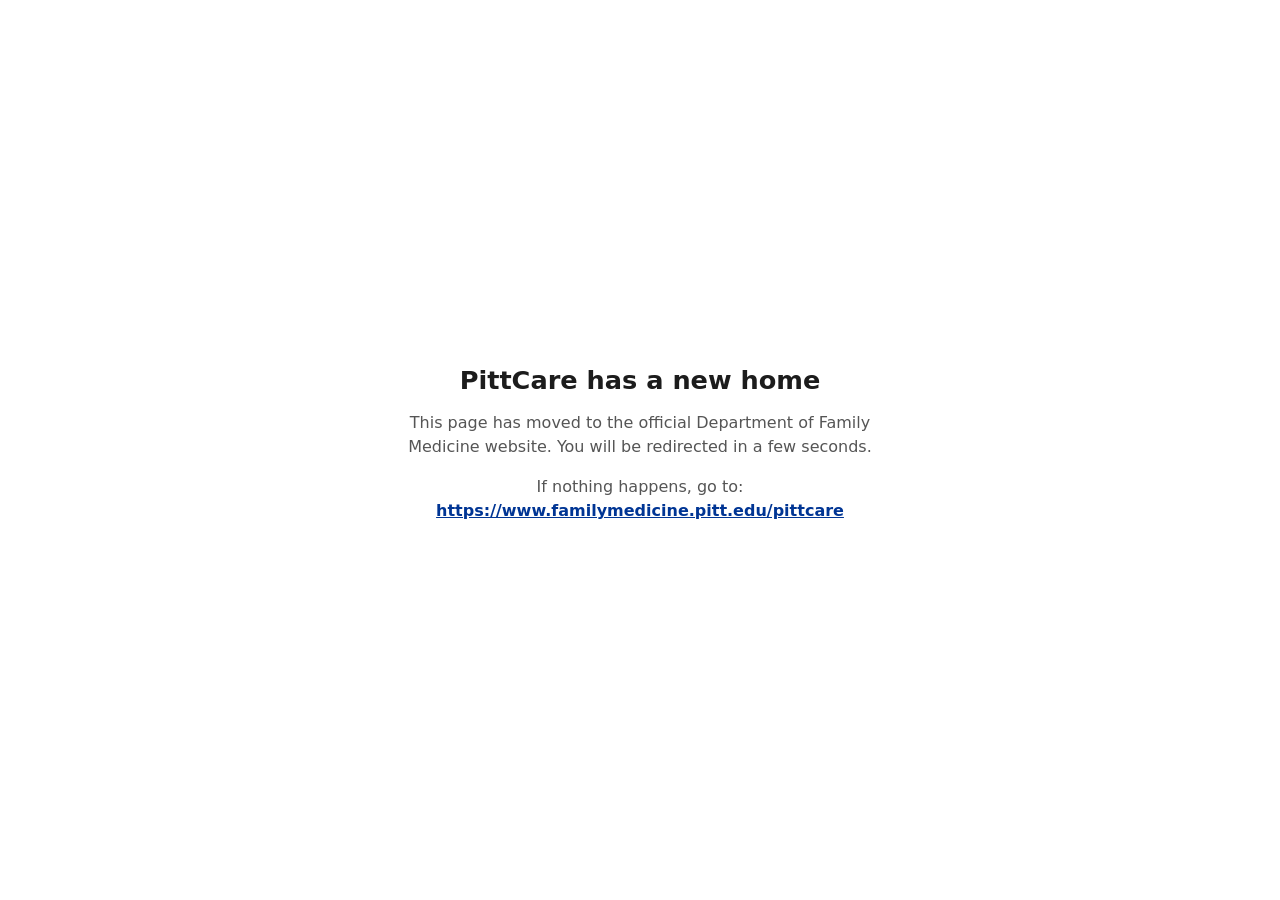
<file: index.html>
<!DOCTYPE html>
<html lang="en">
<head>
  <meta charset="utf-8">
  <meta name="viewport" content="width=device-width, initial-scale=1">
  <title>PittCare has moved</title>

  <!-- Automatic redirect after 3 seconds (works without JavaScript) -->
  <meta http-equiv="refresh" content="3; url=https://www.familymedicine.pitt.edu/pittcare">
  <!-- Tells search engines the official page is the canonical one -->
  <link rel="canonical" href="https://www.familymedicine.pitt.edu/pittcare">

  <style>
    :root {
      --bg: #ffffff;
      --text: #1c1c1c;
      --muted: #555555;
      --link: #003594;
    }
    @media (prefers-color-scheme: dark) {
      :root {
        --bg: #14161a;
        --text: #f0f0f0;
        --muted: #b0b4ba;
        --link: #8fb3ff;
      }
    }
    body {
      margin: 0;
      min-height: 100vh;
      display: grid;
      place-items: center;
      background: var(--bg);
      color: var(--text);
      font-family: system-ui, -apple-system, "Segoe UI", Roboto, sans-serif;
      line-height: 1.5;
    }
    main { max-width: 32rem; padding: 2rem; text-align: center; }
    h1 { font-size: 1.6rem; margin: 0 0 0.75rem; }
    p { color: var(--muted); margin: 0 0 1rem; }
    a { color: var(--link); font-weight: 600; word-break: break-all; }
  </style>
</head>
<body>
  <main>
    <h1>PittCare has a new home</h1>
    <p>This page has moved to the official Department of Family Medicine website. You will be redirected in a few seconds.</p>
    <p>If nothing happens, go to:<br>
      <a href="https://www.familymedicine.pitt.edu/pittcare">https://www.familymedicine.pitt.edu/pittcare</a>
    </p>
  </main>

  <script>
    // Faster redirect for browsers with JavaScript enabled
    setTimeout(function () {
      window.location.replace("https://www.familymedicine.pitt.edu/pittcare");
    }, 1500);
  </script>
</body>
</html>
</file>
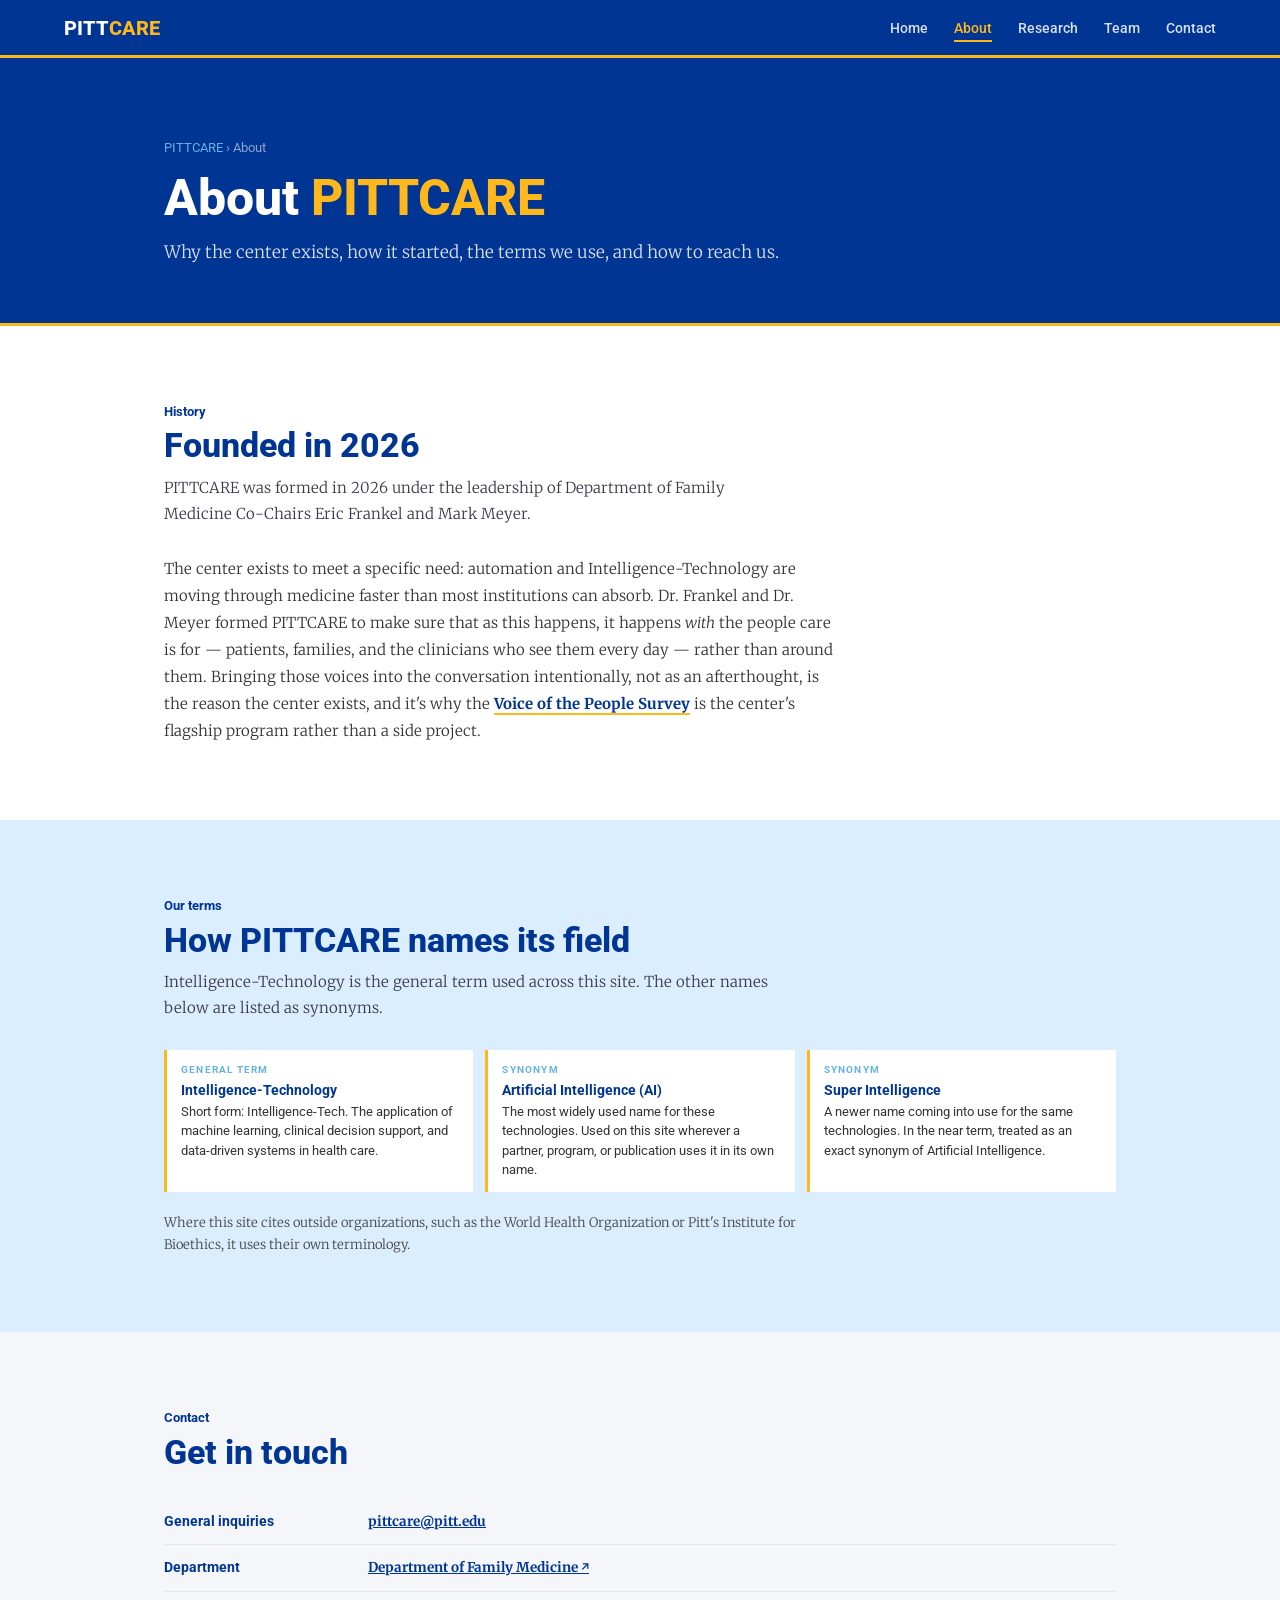
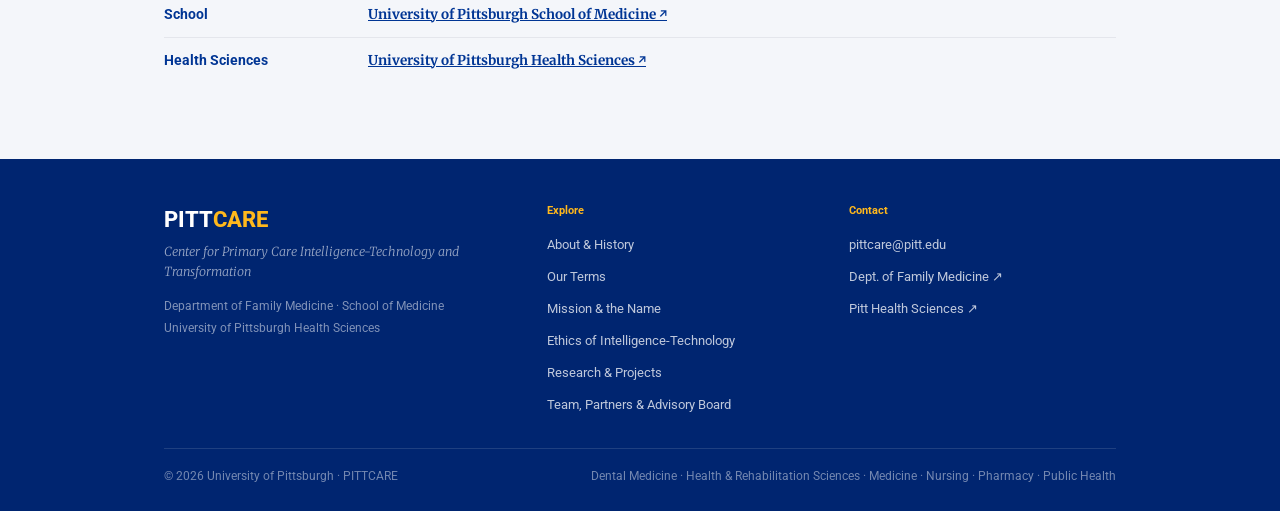
<file: about.html>
<!DOCTYPE html>
<html lang="en">
<head>
<meta charset="UTF-8">
<meta name="viewport" content="width=device-width, initial-scale=1.0">
<title>About — PITTCARE</title>
<meta name="description" content="The history behind PITTCARE, the terms it uses, and how to get in touch.">
<link rel="preconnect" href="https://fonts.googleapis.com">
<link rel="preconnect" href="https://fonts.gstatic.com" crossorigin>
<link href="https://fonts.googleapis.com/css2?family=Merriweather:ital,wght@0,300;0,400;0,700;1,300&family=Roboto:wght@400;500;700;800&display=swap" rel="stylesheet">
<link rel="stylesheet" href="styles.css">
</head>
<body data-page="about">

<div id="site-nav"></div>

<header class="hero">
  <div class="wrap">
    <div class="eyebrow-link"><a href="index.html">PITTCARE</a> › About</div>
    <h1>About <span>PITTCARE</span></h1>
    <p>Why the center exists, how it started, the terms we use, and how to reach us.</p>
  </div>
</header>

<!-- ── History ──────────────────────────────────────────────────── -->
<section class="section" id="history">
  <div class="wrap">
    <div class="section-head">
      <p class="kicker" style="color:var(--royal);">History</p>
      <h2>Founded in 2026</h2>
      <p class="lead">PITTCARE was formed in 2026 under the leadership of Department of Family Medicine Co-Chairs Eric Frankel and Mark Meyer.</p>
    </div>
    <p style="font-family:var(--font-serif); font-weight:300; font-size:15px; line-height:1.8; color:#333; max-width:680px;">
      The center exists to meet a specific need: automation and Intelligence-Technology are moving through medicine faster than most institutions can absorb. Dr. Frankel and Dr. Meyer formed PITTCARE to make sure that as this happens, it happens <em>with</em> the people care is for — patients, families, and the clinicians who see them every day — rather than around them. Bringing those voices into the conversation intentionally, not as an afterthought, is the reason the center exists, and it's why the <a href="index.html#vop" style="color:var(--royal); font-weight:700; border-bottom:2px solid var(--gold); text-decoration:none;">Voice of the People Survey</a> is the center's flagship program rather than a side project.
    </p>
  </div>
</section>

<!-- ── Our terms (lexicon) ──────────────────────────────────────── -->
<section class="section bg-sky" id="lexicon">
  <div class="wrap">
    <div class="section-head">
      <p class="kicker" style="color:var(--royal);">Our terms</p>
      <h2>How PITTCARE names its field</h2>
      <p class="lead">Intelligence-Technology is the general term used across this site. The other names below are listed as synonyms.</p>
    </div>
    <div class="chip-grid fade-in">
      <div class="chip"><em>General term</em><b>Intelligence-Technology</b>Short form: Intelligence-Tech. The application of machine learning, clinical decision support, and data-driven systems in health care.</div>
      <div class="chip"><em>Synonym</em><b>Artificial Intelligence (AI)</b>The most widely used name for these technologies. Used on this site wherever a partner, program, or publication uses it in its own name.</div>
      <div class="chip"><em>Synonym</em><b>Super Intelligence</b>A newer name coming into use for the same technologies. In the near term, treated as an exact synonym of Artificial Intelligence.</div>
    </div>
    <p style="font-family:var(--font-serif); font-weight:300; font-size:13px; line-height:1.7; color:#444; max-width:680px; margin-top:20px;">Where this site cites outside organizations, such as the World Health Organization or Pitt's Institute for Bioethics, it uses their own terminology.</p>
  </div>
</section>

<!-- ── Contact ──────────────────────────────────────────────────── -->
<section class="section bg-light" id="contact-page">
  <div class="wrap">
    <div class="section-head">
      <p class="kicker" style="color:var(--royal);">Contact</p>
      <h2>Get in touch</h2>
    </div>
    <div class="strip-list fade-in">
      <div class="strip-item"><b>General inquiries</b><span><a href="mailto:pittcare@pitt.edu" style="color:var(--royal); font-weight:700;">pittcare@pitt.edu</a></span></div>
      <div class="strip-item"><b>Department</b><span><a href="https://www.familymedicine.pitt.edu" target="_blank" rel="noopener" style="color:var(--royal); font-weight:700;">Department of Family Medicine ↗</a></span></div>
      <div class="strip-item"><b>School</b><span><a href="https://www.medschool.pitt.edu" target="_blank" rel="noopener" style="color:var(--royal); font-weight:700;">University of Pittsburgh School of Medicine ↗</a></span></div>
      <div class="strip-item"><b>Health Sciences</b><span><a href="https://www.healthsciences.pitt.edu" target="_blank" rel="noopener" style="color:var(--royal); font-weight:700;">University of Pittsburgh Health Sciences ↗</a></span></div>
    </div>
  </div>
</section>

<div id="site-footer"></div>
<script src="site.js"></script>
</body>
</html>
</file>
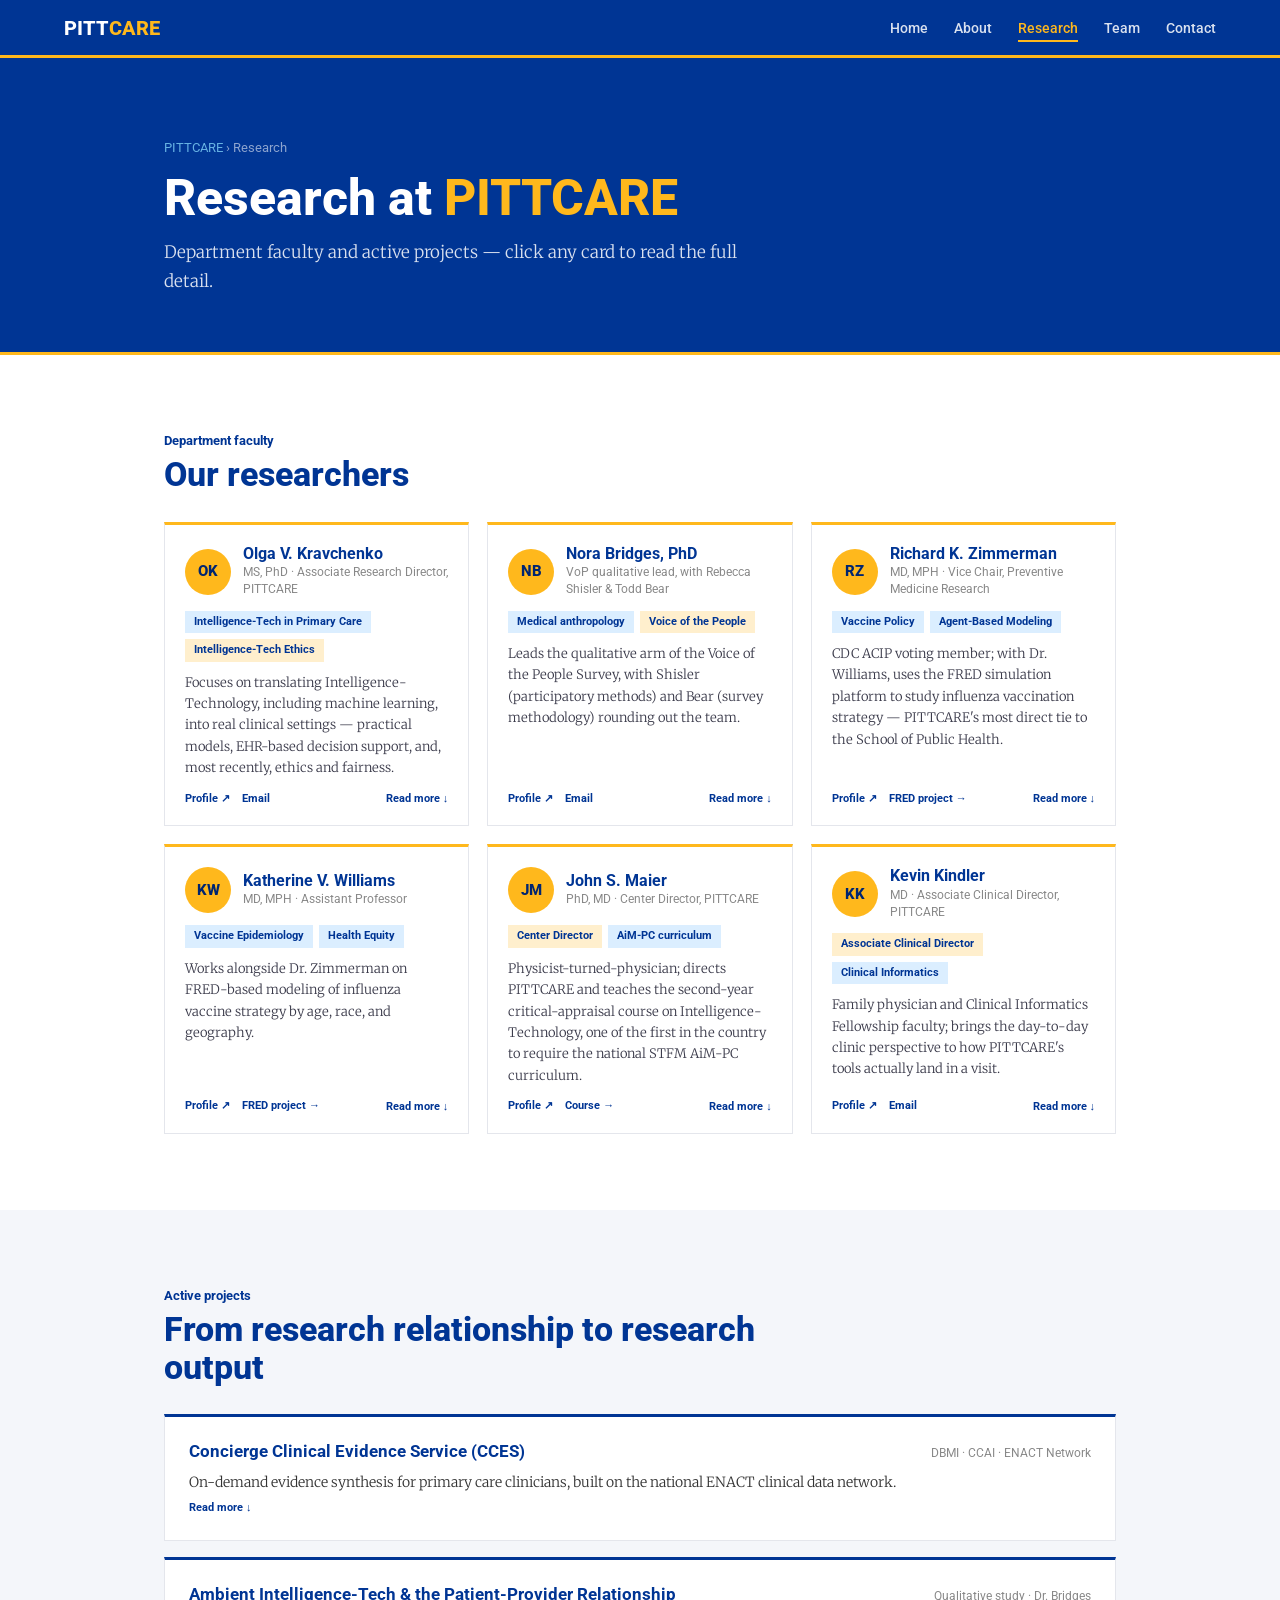
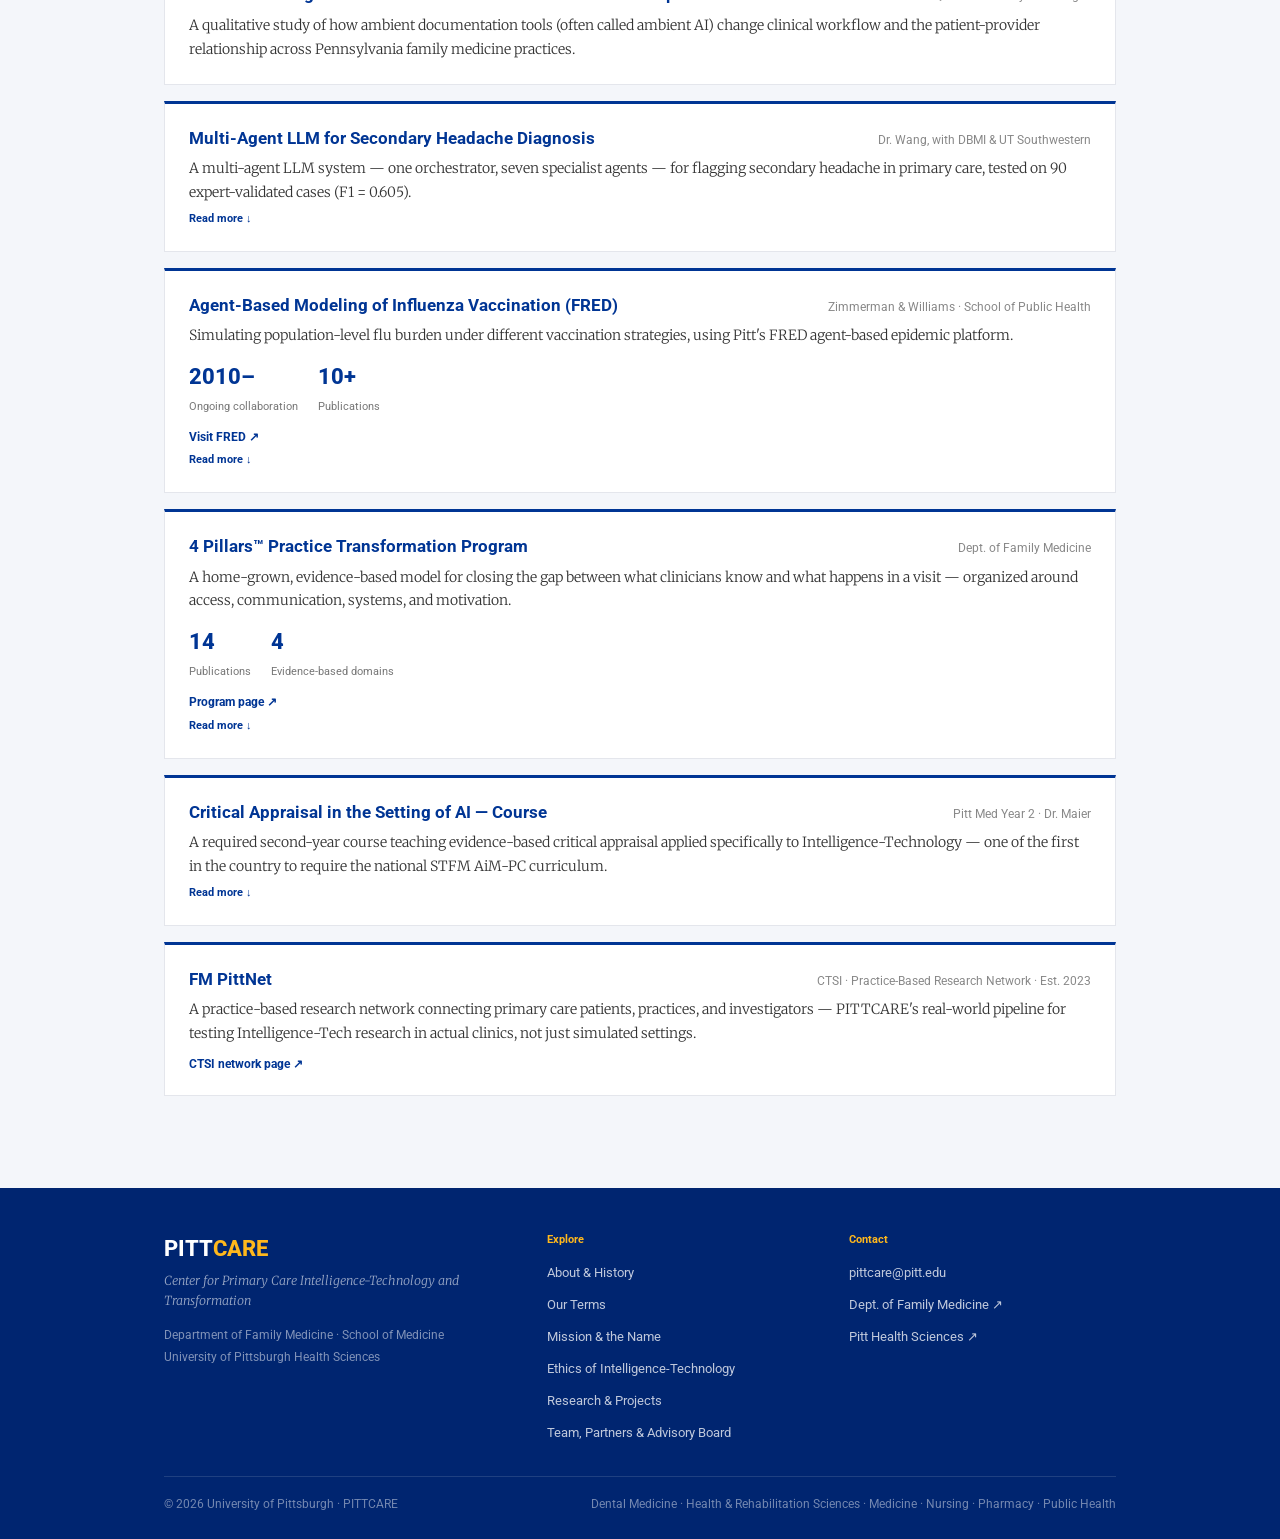
<file: research.html>
<!DOCTYPE html>
<html lang="en">
<head>
<meta charset="UTF-8">
<meta name="viewport" content="width=device-width, initial-scale=1.0">
<title>Research — PITTCARE</title>
<meta name="description" content="PITTCARE research faculty and active projects in Intelligence-Technology for primary care.">
<link rel="preconnect" href="https://fonts.googleapis.com">
<link rel="preconnect" href="https://fonts.gstatic.com" crossorigin>
<link href="https://fonts.googleapis.com/css2?family=Merriweather:ital,wght@0,300;0,400;0,700;1,300&family=Roboto:wght@400;500;700;800&display=swap" rel="stylesheet">
<link rel="stylesheet" href="styles.css">
</head>
<body data-page="research">

<div id="site-nav"></div>

<header class="hero">
  <div class="wrap">
    <div class="eyebrow-link"><a href="index.html">PITTCARE</a> › Research</div>
    <h1>Research at <span>PITTCARE</span></h1>
    <p>Department faculty and active projects — click any card to read the full detail.</p>
  </div>
</header>

<!-- ── Faculty ──────────────────────────────────────────────────── -->
<section class="section" id="faculty">
  <div class="wrap">
    <div class="section-head">
      <p class="kicker" style="color:var(--royal);">Department faculty</p>
      <h2>Our researchers</h2>
    </div>

    <div class="person-grid fade-in">

      <div class="pcard accent" id="kravchenko">
        <div class="pcard-top">
          <div class="pcard-avatar gold">OK</div>
          <div><div class="pcard-name">Olga V. Kravchenko</div><div class="pcard-cred">MS, PhD · Associate Research Director, PITTCARE</div></div>
        </div>
        <div class="pcard-tags"><span class="tag">Intelligence-Tech in Primary Care</span><span class="tag gold">Intelligence-Tech Ethics</span></div>
        <p class="pcard-bio">
          <span class="short">Focuses on translating Intelligence-Technology, including machine learning, into real clinical settings — practical models, EHR-based decision support, and, most recently, ethics and fairness.</span>
          <span class="full">Her research spans three areas: practical machine learning models translatable into family medicine and primary care; clinical decision-support tools that extract patient-specific context from EHRs; and translational work using large-scale datasets including N3C, All of Us, and the ENACT Network. Her most recent focus — the ethics of Intelligence-Technology — connects directly to the Voice of the People Survey. PhD in Chemistry, University of British Columbia; NLM postdoctoral fellowship at Pitt DBMI.</span>
        </p>
        <div class="pcard-bottom">
          <div class="pcard-links"><a href="https://www.familymedicine.pitt.edu/people/olga-v-kravchenko-ms-phd" target="_blank" rel="noopener">Profile ↗</a><a href="mailto:kravchen@pitt.edu">Email</a></div>
          <button class="expand-btn">Read more ↓</button>
        </div>
      </div>

      <div class="pcard accent" id="vop-team">
        <div class="pcard-top">
          <div class="pcard-avatar gold">NB</div>
          <div><div class="pcard-name">Nora Bridges, PhD</div><div class="pcard-cred">VoP qualitative lead, with Rebecca Shisler &amp; Todd Bear</div></div>
        </div>
        <div class="pcard-tags"><span class="tag">Medical anthropology</span><span class="tag gold">Voice of the People</span></div>
        <p class="pcard-bio">
          <span class="short">Leads the qualitative arm of the Voice of the People Survey, with Shisler (participatory methods) and Bear (survey methodology) rounding out the team.</span>
          <span class="full">Dr. Bridges is an applied medical anthropologist with 15+ years of community-engaged research experience, designing the structured interviews that keep patients and clinicians active partners in shaping PITTCARE's tools. She's currently studying how ambient Intelligence-Tech tools affect patient-provider relationships across Pennsylvania practices. Rebecca Shisler (MA, PhD candidate, Sociology) brings participatory-research design to the interview arm. Todd Bear, PhD, provides the statistical and sampling architecture — including BRFSS-model survey design — that keeps VoP results representative and replicable.</span>
        </p>
        <div class="pcard-bottom">
          <div class="pcard-links"><a href="https://www.familymedicine.pitt.edu/people/nora-bridges-phd" target="_blank" rel="noopener">Profile ↗</a><a href="mailto:nora.bridges@pitt.edu">Email</a></div>
          <button class="expand-btn">Read more ↓</button>
        </div>
      </div>

      <div class="pcard accent" id="zimmerman">
        <div class="pcard-top">
          <div class="pcard-avatar gold">RZ</div>
          <div><div class="pcard-name">Richard K. Zimmerman</div><div class="pcard-cred">MD, MPH · Vice Chair, Preventive Medicine Research</div></div>
        </div>
        <div class="pcard-tags"><span class="tag">Vaccine Policy</span><span class="tag">Agent-Based Modeling</span></div>
        <p class="pcard-bio">
          <span class="short">CDC ACIP voting member; with Dr. Williams, uses the FRED simulation platform to study influenza vaccination strategy — PITTCARE's most direct tie to the School of Public Health.</span>
          <span class="full">Dr. Zimmerman chaired ACIP's influenza and adult vaccination working groups. With Dr. Katherine Williams, he applies <a href="https://fred.publichealth.pitt.edu" target="_blank" rel="noopener" style="color:var(--royal); font-weight:700;">FRED</a> — an agent-based epidemic simulation platform from Pitt's Public Health Dynamics Laboratory — to study vaccine efficacy, dosing, and household transmission patterns. He practices at East Liberty Family Health Care Center, serving on its Quality Assurance and Ethics Committees, and is a driving force behind the department's <a href="#four-pillars" style="color:var(--royal); font-weight:700;">4 Pillars™ program</a>.</span>
        </p>
        <div class="pcard-bottom">
          <div class="pcard-links"><a href="https://www.familymedicine.pitt.edu/people/richard-k-zimmerman-md-mph-faafp-fidsa" target="_blank" rel="noopener">Profile ↗</a><a href="#fred-modeling">FRED project →</a></div>
          <button class="expand-btn">Read more ↓</button>
        </div>
      </div>

      <div class="pcard accent" id="williams">
        <div class="pcard-top">
          <div class="pcard-avatar gold">KW</div>
          <div><div class="pcard-name">Katherine V. Williams</div><div class="pcard-cred">MD, MPH · Assistant Professor</div></div>
        </div>
        <div class="pcard-tags"><span class="tag">Vaccine Epidemiology</span><span class="tag">Health Equity</span></div>
        <p class="pcard-bio">
          <span class="short">Works alongside Dr. Zimmerman on FRED-based modeling of influenza vaccine strategy by age, race, and geography.</span>
          <span class="full">Research Project Coordinator on CDC-funded influenza studies since 2019, and APTR representative on ACIP's adult RSV vaccine workgroup since 2022. Completed a DEI fellowship in Human-Centered Design to build rural vaccine-outreach strategy — work that echoes PITTCARE's own commitment to designing Intelligence-Tech with, not just for, the communities it serves.</span>
        </p>
        <div class="pcard-bottom">
          <div class="pcard-links"><a href="https://www.familymedicine.pitt.edu/people/katherine-williams-md-mph" target="_blank" rel="noopener">Profile ↗</a><a href="#fred-modeling">FRED project →</a></div>
          <button class="expand-btn">Read more ↓</button>
        </div>
      </div>

      <div class="pcard accent" id="maier">
        <div class="pcard-top">
          <div class="pcard-avatar gold">JM</div>
          <div><div class="pcard-name">John S. Maier</div><div class="pcard-cred">PhD, MD · Center Director, PITTCARE</div></div>
        </div>
        <div class="pcard-tags"><span class="tag gold">Center Director</span><span class="tag">AiM-PC curriculum</span></div>
        <p class="pcard-bio">
          <span class="short">Physicist-turned-physician; directs PITTCARE and teaches the second-year critical-appraisal course on Intelligence-Technology, one of the first in the country to require the national STFM AiM-PC curriculum.</span>
          <span class="full">PhD in Physics (UIUC) and MD; trained in Family Medicine at UPMC Shadyside, then spent nearly a decade as VP of Biomedical Research at ChemImage Corporation, co-inventing 41 patents in spectroscopic imaging. Returned to Pitt in 2011, and now directs Innovation and Strategic Initiatives for the department alongside leading PITTCARE. His translational arc — physics through industry back to academic medicine — shapes both his research and teaching.</span>
        </p>
        <div class="pcard-bottom">
          <div class="pcard-links"><a href="https://www.familymedicine.pitt.edu/people/john-s-maier-phd-md" target="_blank" rel="noopener">Profile ↗</a><a href="#critical-appraisal">Course →</a></div>
          <button class="expand-btn">Read more ↓</button>
        </div>
      </div>

      <div class="pcard accent" id="kindler">
        <div class="pcard-top">
          <div class="pcard-avatar gold">KK</div>
          <div><div class="pcard-name">Kevin Kindler</div><div class="pcard-cred">MD · Associate Clinical Director, PITTCARE</div></div>
        </div>
        <div class="pcard-tags"><span class="tag gold">Associate Clinical Director</span><span class="tag">Clinical Informatics</span></div>
        <p class="pcard-bio">
          <span class="short">Family physician and Clinical Informatics Fellowship faculty; brings the day-to-day clinic perspective to how PITTCARE's tools actually land in a visit.</span>
          <span class="full">Board-certified in family medicine; practices at Squirrel Hill Family Medicine, affiliated with UPMC Shadyside. Completed a Clinical Informatics Fellowship at Thomas Jefferson University after residency at UPMC Shadyside Family Medicine. Co-authored a book chapter on the ethics of AI in primary care and family medicine residency training with Dr. Visweswaran. Research interests: clinical informatics, global health, and health technology innovation.</span>
        </p>
        <div class="pcard-bottom">
          <div class="pcard-links"><a href="https://www.familymedicine.pitt.edu/people/kevin-kindler-md" target="_blank" rel="noopener">Profile ↗</a><a href="mailto:kindlerke3@upmc.edu">Email</a></div>
          <button class="expand-btn">Read more ↓</button>
        </div>
      </div>

    </div>
  </div>
</section>

<!-- ── Projects ─────────────────────────────────────────────────── -->
<section class="section bg-light" id="projects">
  <div class="wrap">
    <div class="section-head">
      <p class="kicker" style="color:var(--royal);">Active projects</p>
      <h2>From research relationship to research output</h2>
    </div>

    <div class="proj fade-in" id="cces">
      <div class="proj-head"><h3>Concierge Clinical Evidence Service (CCES)</h3><span class="proj-meta">DBMI · CCAI · ENACT Network</span></div>
      <div class="proj-body">
        <span class="short">On-demand evidence synthesis for primary care clinicians, built on the national ENACT clinical data network.</span>
        <div class="full">CCES answers a clinician's specific patient-context question by combining structured EHR data with literature synthesis — the kind of point-of-care evidence lookup that's normally too slow to use during a visit. It draws on ENACT's federated network of clinical data across participating health systems, with NLP infrastructure contributed by Pitt's PittNAIL lab.</div>
      </div>
      <button class="expand-btn">Read more ↓</button>
    </div>

    <div class="proj fade-in" id="ambient-ai">
      <div class="proj-head"><h3>Ambient Intelligence-Tech &amp; the Patient-Provider Relationship</h3><span class="proj-meta">Qualitative study · Dr. Bridges</span></div>
      <div class="proj-body">
        <span class="short">A qualitative study of how ambient documentation tools (often called ambient AI) change clinical workflow and the patient-provider relationship across Pennsylvania family medicine practices.</span>
      </div>
    </div>

    <div class="proj fade-in" id="headache-ai">
      <div class="proj-head"><h3>Multi-Agent LLM for Secondary Headache Diagnosis</h3><span class="proj-meta">Dr. Wang, with DBMI &amp; UT Southwestern</span></div>
      <div class="proj-body">
        <span class="short">A multi-agent LLM system — one orchestrator, seven specialist agents — for flagging secondary headache in primary care, tested on 90 expert-validated cases (F1 = 0.605).</span>
        <div class="full">Agents cover thunderclap onset, meningismus, papilledema, temporal arteritis, systemic illness, focal neurologic deficits, and first-or-worst headache presentation. The MERLIN prototype is publicly available as a Docker image.</div>
      </div>
      <button class="expand-btn">Read more ↓</button>
    </div>

    <div class="proj fade-in" id="fred-modeling">
      <div class="proj-head"><h3>Agent-Based Modeling of Influenza Vaccination (FRED)</h3><span class="proj-meta">Zimmerman &amp; Williams · School of Public Health</span></div>
      <div class="proj-body">
        <span class="short">Simulating population-level flu burden under different vaccination strategies, using Pitt's FRED agent-based epidemic platform.</span>
        <div class="full">FRED represents every person in a region individually, inside real household, school, and workplace networks — letting Zimmerman and Williams model questions no clinical trial can answer directly, like the effect of uneven household vaccination or two-dose regimens for older adults. 10+ FRED-based publications since 2010.</div>
      </div>
      <div class="proj-stats"><div class="proj-stat"><b>2010–</b><span>Ongoing collaboration</span></div><div class="proj-stat"><b>10+</b><span>Publications</span></div></div>
      <div class="proj-links"><a href="https://fred.publichealth.pitt.edu" target="_blank" rel="noopener">Visit FRED ↗</a></div>
      <button class="expand-btn">Read more ↓</button>
    </div>

    <div class="proj fade-in" id="four-pillars">
      <div class="proj-head"><h3>4 Pillars™ Practice Transformation Program</h3><span class="proj-meta">Dept. of Family Medicine</span></div>
      <div class="proj-body">
        <span class="short">A home-grown, evidence-based model for closing the gap between what clinicians know and what happens in a visit — organized around access, communication, systems, and motivation.</span>
        <div class="full">Developed to protect patients from vaccine-preventable disease, the program was tested in before-and-after studies, then randomized cluster trials, then put into clinical use across UPMC — and found cost-effective. 14 peer-reviewed publications; National Publication Award from the National Adult and Influenza Immunization Summit. For PITTCARE, it's a template for how quality-improvement infrastructure already trusted by clinicians can carry new intelligence-technology into practice.</div>
      </div>
      <div class="proj-stats"><div class="proj-stat"><b>14</b><span>Publications</span></div><div class="proj-stat"><b>4</b><span>Evidence-based domains</span></div></div>
      <div class="proj-links"><a href="https://www.familymedicine.pitt.edu/research/quality-improvement-4-pillars" target="_blank" rel="noopener">Program page ↗</a></div>
      <button class="expand-btn">Read more ↓</button>
    </div>

    <div class="proj fade-in" id="critical-appraisal">
      <div class="proj-head"><h3>Critical Appraisal in the Setting of AI — Course</h3><span class="proj-meta">Pitt Med Year 2 · Dr. Maier</span></div>
      <div class="proj-body">
        <span class="short">A required second-year course teaching evidence-based critical appraisal applied specifically to Intelligence-Technology — one of the first in the country to require the national STFM AiM-PC curriculum.</span>
        <div class="full">All enrolled students complete the first two modules of the STFM Artificial Intelligence and Machine Learning for Primary Care (AiM-PC) curriculum. This satisfies the Education and Workforce domain of the STFM Family Medicine AI Centers of Excellence recognition program, and gives every Pitt med student an early, structured framework for evaluating Intelligence-Technology in clinical practice — not just using it.</div>
      </div>
      <button class="expand-btn">Read more ↓</button>
    </div>

    <div class="proj fade-in" id="pittnet">
      <div class="proj-head"><h3>FM PittNet</h3><span class="proj-meta">CTSI · Practice-Based Research Network · Est. 2023</span></div>
      <div class="proj-body">
        <span class="short">A practice-based research network connecting primary care patients, practices, and investigators — PITTCARE's real-world pipeline for testing Intelligence-Tech research in actual clinics, not just simulated settings.</span>
      </div>
      <div class="proj-links"><a href="https://ctsi.pitt.edu/research-services/research-facilities-networks/family-medicine-pittnet/" target="_blank" rel="noopener">CTSI network page ↗</a></div>
    </div>

  </div>
</section>

<div id="site-footer"></div>
<script src="site.js"></script>
</body>
</html>
</file>
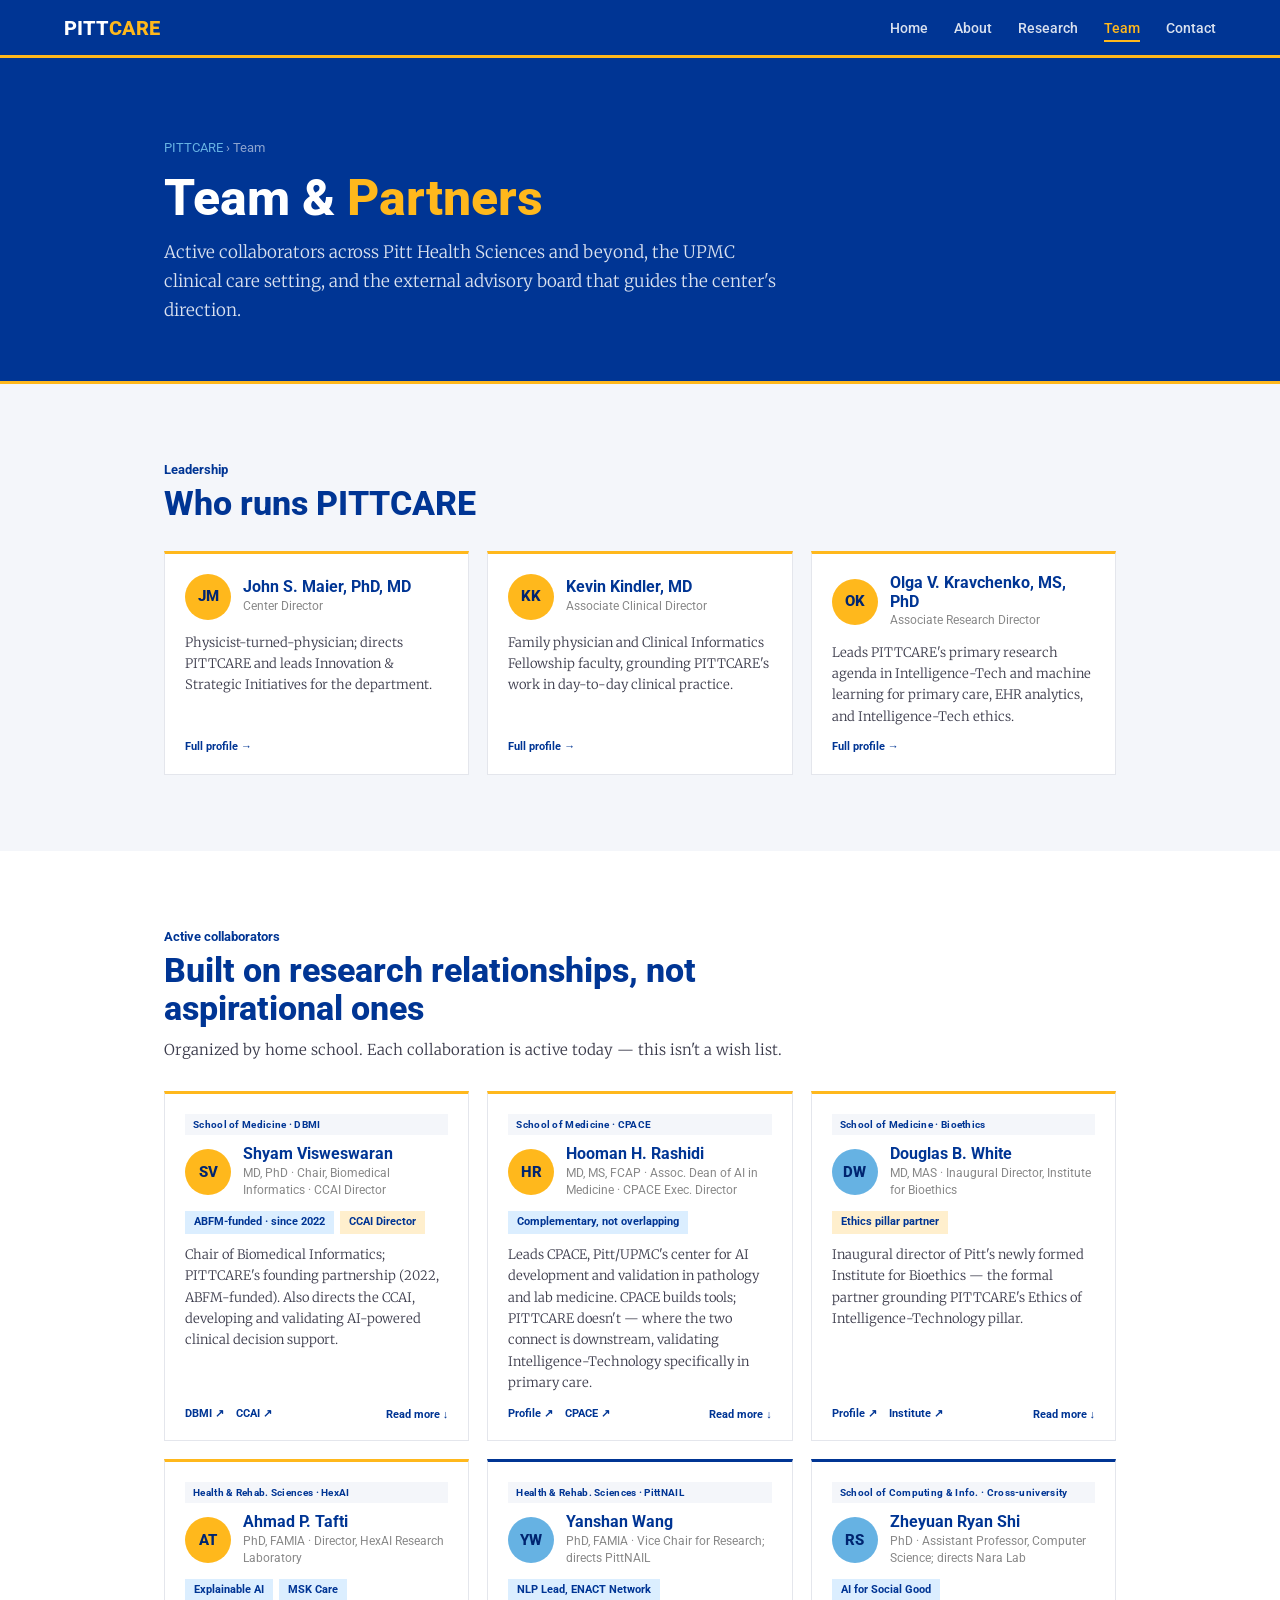
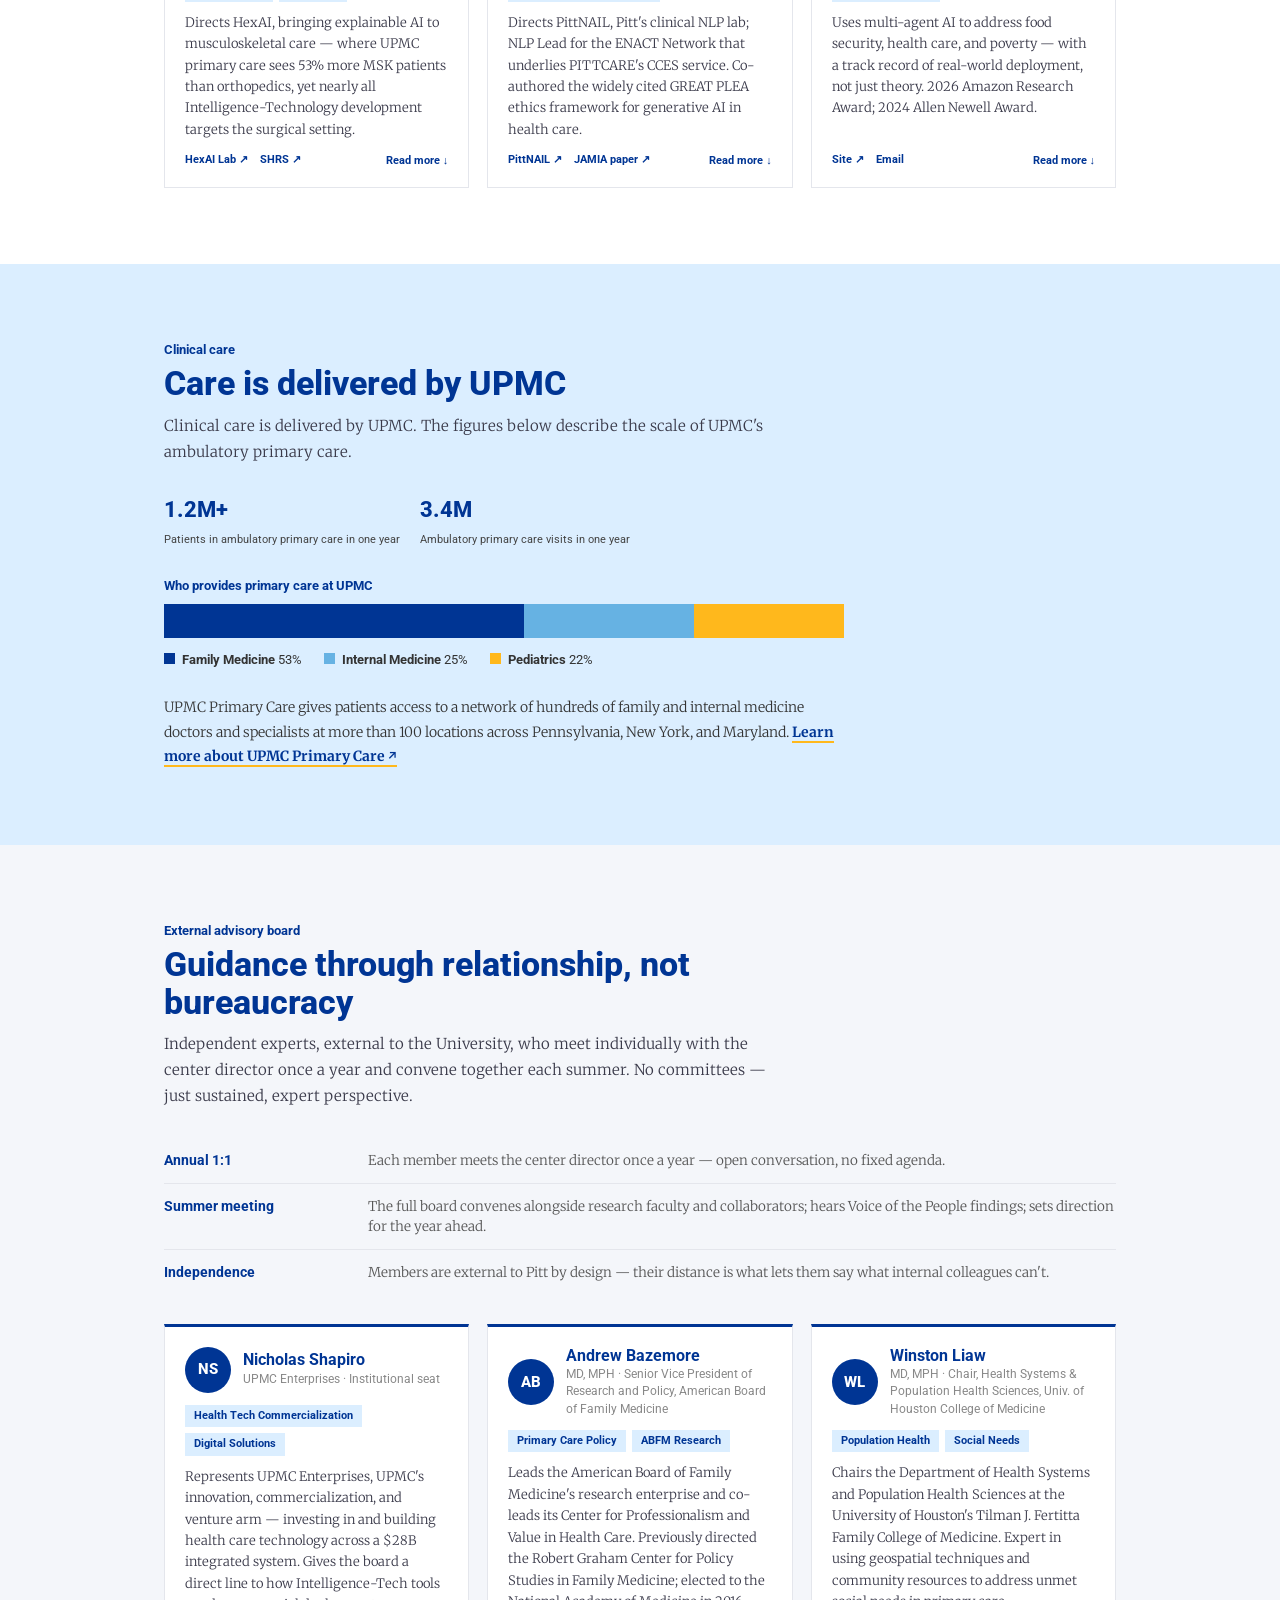
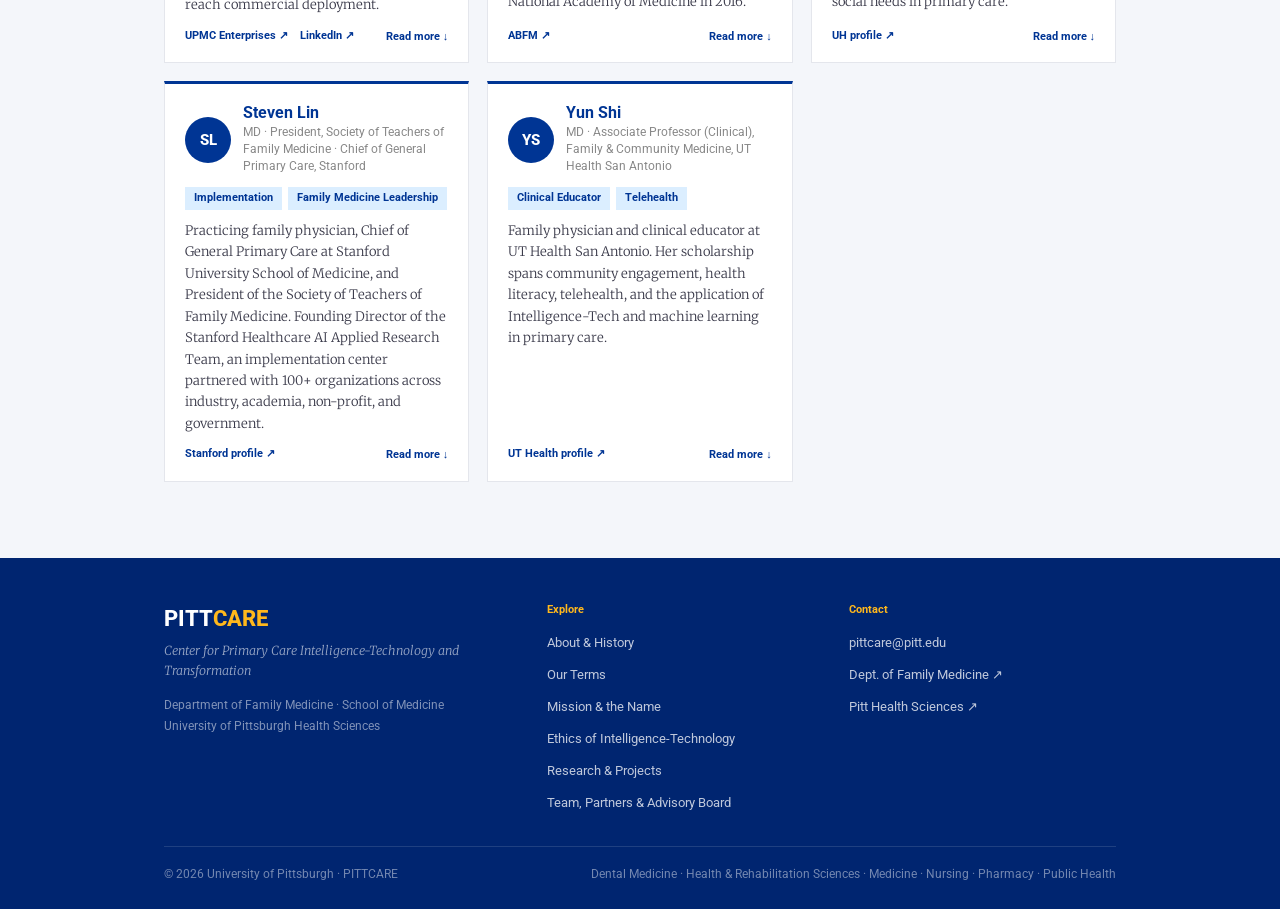
<file: team.html>
<!DOCTYPE html>
<html lang="en">
<head>
<meta charset="UTF-8">
<meta name="viewport" content="width=device-width, initial-scale=1.0">
<title>Team &amp; Partners — PITTCARE</title>
<meta name="description" content="PITTCARE's collaborators across Pitt Health Sciences and beyond, the UPMC clinical care setting, and the center's external advisory board.">
<link rel="preconnect" href="https://fonts.googleapis.com">
<link rel="preconnect" href="https://fonts.gstatic.com" crossorigin>
<link href="https://fonts.googleapis.com/css2?family=Merriweather:ital,wght@0,300;0,400;0,700;1,300&family=Roboto:wght@400;500;700;800&display=swap" rel="stylesheet">
<link rel="stylesheet" href="styles.css">
</head>
<body data-page="team">

<div id="site-nav"></div>

<header class="hero">
  <div class="wrap">
    <div class="eyebrow-link"><a href="index.html">PITTCARE</a> › Team</div>
    <h1>Team &amp; <span>Partners</span></h1>
    <p>Active collaborators across Pitt Health Sciences and beyond, the UPMC clinical care setting, and the external advisory board that guides the center's direction.</p>
  </div>
</header>

<!-- ── Leadership ───────────────────────────────────────────────── -->
<section class="section bg-light" id="leadership">
  <div class="wrap">
    <div class="section-head">
      <p class="kicker" style="color:var(--royal);">Leadership</p>
      <h2>Who runs PITTCARE</h2>
    </div>
    <div class="person-grid fade-in">
      <div class="pcard accent" id="maier">
        <div class="pcard-top">
          <div class="pcard-avatar gold">JM</div>
          <div><div class="pcard-name">John S. Maier, PhD, MD</div><div class="pcard-cred">Center Director</div></div>
        </div>
        <p class="pcard-bio">Physicist-turned-physician; directs PITTCARE and leads Innovation &amp; Strategic Initiatives for the department.</p>
        <div class="pcard-bottom"><div class="pcard-links"><a href="research.html#maier">Full profile →</a></div></div>
      </div>
      <div class="pcard accent" id="kindler">
        <div class="pcard-top">
          <div class="pcard-avatar gold">KK</div>
          <div><div class="pcard-name">Kevin Kindler, MD</div><div class="pcard-cred">Associate Clinical Director</div></div>
        </div>
        <p class="pcard-bio">Family physician and Clinical Informatics Fellowship faculty, grounding PITTCARE's work in day-to-day clinical practice.</p>
        <div class="pcard-bottom"><div class="pcard-links"><a href="research.html#kindler">Full profile →</a></div></div>
      </div>
      <div class="pcard accent" id="kravchenko">
        <div class="pcard-top">
          <div class="pcard-avatar gold">OK</div>
          <div><div class="pcard-name">Olga V. Kravchenko, MS, PhD</div><div class="pcard-cred">Associate Research Director</div></div>
        </div>
        <p class="pcard-bio">Leads PITTCARE's primary research agenda in Intelligence-Tech and machine learning for primary care, EHR analytics, and Intelligence-Tech ethics.</p>
        <div class="pcard-bottom"><div class="pcard-links"><a href="research.html#kravchenko">Full profile →</a></div></div>
      </div>
    </div>
  </div>
</section>

<!-- ── Active collaborators ─────────────────────────────────────── -->
<section class="section" id="collaborators">
  <div class="wrap">
    <div class="section-head">
      <p class="kicker" style="color:var(--royal);">Active collaborators</p>
      <h2>Built on research relationships, not aspirational ones</h2>
      <p class="lead">Organized by home school. Each collaboration is active today — this isn't a wish list.</p>
    </div>

    <div class="person-grid fade-in">

      <div class="pcard accent" id="visweswaran">
        <span class="school-tag">School of Medicine · DBMI</span>
        <div class="pcard-top" style="margin-top:10px;">
          <div class="pcard-avatar gold">SV</div>
          <div><div class="pcard-name">Shyam Visweswaran</div><div class="pcard-cred">MD, PhD · Chair, Biomedical Informatics · CCAI Director</div></div>
        </div>
        <div class="pcard-tags"><span class="tag">ABFM-funded · since 2022</span><span class="tag gold">CCAI Director</span></div>
        <p class="pcard-bio">
          <span class="short">Chair of Biomedical Informatics; PITTCARE's founding partnership (2022, ABFM-funded). Also directs the CCAI, developing and validating AI-powered clinical decision support.</span>
          <span class="full">Holds the UPMC Endowed Chair in Biomedical Informatics. 200+ peer-reviewed publications; Fellow of AMIA, ACMI, and IAHSI. Contributed to the National Academies' 2025 report on race and ethnicity in biomedical research. The CCAI's mission — developing AI algorithms for clinical decision support, validating them, ensuring fairness, and navigating FDA SaMD approval — aligns directly with PITTCARE's primary care research agenda.</span>
        </p>
        <div class="pcard-bottom">
          <div class="pcard-links"><a href="https://www.dbmi.pitt.edu" target="_blank" rel="noopener">DBMI ↗</a><a href="https://www.ccai.thevislab.com/doku.php?id=start" target="_blank" rel="noopener">CCAI ↗</a></div>
          <button class="expand-btn">Read more ↓</button>
        </div>
      </div>

      <div class="pcard accent" id="rashidi">
        <span class="school-tag">School of Medicine · CPACE</span>
        <div class="pcard-top" style="margin-top:10px;">
          <div class="pcard-avatar gold">HR</div>
          <div><div class="pcard-name">Hooman H. Rashidi</div><div class="pcard-cred">MD, MS, FCAP · Assoc. Dean of AI in Medicine · CPACE Exec. Director</div></div>
        </div>
        <div class="pcard-tags"><span class="tag">Complementary, not overlapping</span></div>
        <p class="pcard-bio">
          <span class="short">Leads CPACE, Pitt/UPMC's center for AI development and validation in pathology and lab medicine. CPACE builds tools; PITTCARE doesn't — where the two connect is downstream, validating Intelligence-Technology specifically in primary care.</span>
          <span class="full">Also Executive Vice Chair of Computational Pathology &amp; Informatics at UPMC. Built AI-ML platforms including MILO, STNG, Pitt-GPT+, WSI Genie, and Nebulon-GPT, several licensed to industry and academic institutions. Senior Editor of AI for <em>Modern Pathology</em>. CPACE's focus is pathology/lab-medicine tool development; PITTCARE's is primary care validation — the relationship gives PITTCARE a direct line to state-of-the-art Intelligence-Technology infrastructure already built at Pitt.</span>
        </p>
        <div class="pcard-bottom">
          <div class="pcard-links"><a href="https://www.path.pitt.edu/people/hooman-h-rashidi-md-ms-fcap" target="_blank" rel="noopener">Profile ↗</a><a href="https://cpace.pitt.edu" target="_blank" rel="noopener">CPACE ↗</a></div>
          <button class="expand-btn">Read more ↓</button>
        </div>
      </div>

      <div class="pcard accent" id="white">
        <span class="school-tag">School of Medicine · Bioethics</span>
        <div class="pcard-top" style="margin-top:10px;">
          <div class="pcard-avatar sky">DW</div>
          <div><div class="pcard-name">Douglas B. White</div><div class="pcard-cred">MD, MAS · Inaugural Director, Institute for Bioethics</div></div>
        </div>
        <div class="pcard-tags"><span class="tag gold">Ethics pillar partner</span></div>
        <p class="pcard-bio">
          <span class="short">Inaugural director of Pitt's newly formed Institute for Bioethics — the formal partner grounding PITTCARE's Ethics of Intelligence-Technology pillar.</span>
          <span class="full">UPMC Endowed Chair for Ethics in Critical Care Medicine. Named the Institute's inaugural director in 2026; leads its Program in Clinical Ethics and Center for Research Ethics. His own research covers surrogate decision-making and prognosis communication in critical illness, including a landmark family-support trial in <em>NEJM</em>. Elected Fellow, Hastings Center and ASCI.</span>
        </p>
        <div class="pcard-bottom">
          <div class="pcard-links"><a href="https://www.ccm.pitt.edu/people/douglas-b-white-md-mas" target="_blank" rel="noopener">Profile ↗</a><a href="https://bioethics.pitt.edu" target="_blank" rel="noopener">Institute ↗</a></div>
          <button class="expand-btn">Read more ↓</button>
        </div>
      </div>

      <div class="pcard accent" id="tafti">
        <span class="school-tag">Health &amp; Rehab. Sciences · HexAI</span>
        <div class="pcard-top" style="margin-top:10px;">
          <div class="pcard-avatar gold">AT</div>
          <div><div class="pcard-name">Ahmad P. Tafti</div><div class="pcard-cred">PhD, FAMIA · Director, HexAI Research Laboratory</div></div>
        </div>
        <div class="pcard-tags"><span class="tag">Explainable AI</span><span class="tag">MSK Care</span></div>
        <p class="pcard-bio">
          <span class="short">Directs HexAI, bringing explainable AI to musculoskeletal care — where UPMC primary care sees 53% more MSK patients than orthopedics, yet nearly all Intelligence-Technology development targets the surgical setting.</span>
          <span class="full">PhD in Computer Science (Wisconsin); 45+ peer-reviewed publications. Also Director of Scientific Affairs at CPACE and chairs the Pitt AI Summer School. In May 2026, joined Dr. Visweswaran on a visit to Malmö University to explore trustworthy/sustainable AI collaboration — bridging PITTCARE's informatics and explainability agendas.</span>
        </p>
        <div class="pcard-bottom">
          <div class="pcard-links"><a href="https://pitthexai.github.io" target="_blank" rel="noopener">HexAI Lab ↗</a><a href="https://www.shrs.pitt.edu/person/ahmad-tafti/" target="_blank" rel="noopener">SHRS ↗</a></div>
          <button class="expand-btn">Read more ↓</button>
        </div>
      </div>

      <div class="pcard" id="wang">
        <span class="school-tag">Health &amp; Rehab. Sciences · PittNAIL</span>
        <div class="pcard-top" style="margin-top:10px;">
          <div class="pcard-avatar sky">YW</div>
          <div><div class="pcard-name">Yanshan Wang</div><div class="pcard-cred">PhD, FAMIA · Vice Chair for Research; directs PittNAIL</div></div>
        </div>
        <div class="pcard-tags"><span class="tag">NLP Lead, ENACT Network</span></div>
        <p class="pcard-bio">
          <span class="short">Directs PittNAIL, Pitt's clinical NLP lab; NLP Lead for the ENACT Network that underlies PITTCARE's CCES service. Co-authored the widely cited GREAT PLEA ethics framework for generative AI in health care.</span>
          <span class="full">PittNAIL develops NLP and generative AI methods that turn unstructured EHR text into query-ready data. Separately from PITTCARE, published a 2026 JAMIA paper with Dr. Visweswaran applying multi-agent LLMs to secondary headache diagnosis — noted here as an example of the caliber of work his PITTCARE collaborators bring with them.</span>
        </p>
        <div class="pcard-bottom">
          <div class="pcard-links"><a href="https://pittnail.github.io" target="_blank" rel="noopener">PittNAIL ↗</a><a href="https://doi.org/10.1093/jamia/ocag111" target="_blank" rel="noopener">JAMIA paper ↗</a></div>
          <button class="expand-btn">Read more ↓</button>
        </div>
      </div>

      <div class="pcard" id="shi">
        <span class="school-tag">School of Computing &amp; Info. · Cross-university</span>
        <div class="pcard-top" style="margin-top:10px;">
          <div class="pcard-avatar sky">RS</div>
          <div><div class="pcard-name">Zheyuan Ryan Shi</div><div class="pcard-cred">PhD · Assistant Professor, Computer Science; directs Nara Lab</div></div>
        </div>
        <div class="pcard-tags"><span class="tag">AI for Social Good</span></div>
        <p class="pcard-bio">
          <span class="short">Uses multi-agent AI to address food security, health care, and poverty — with a track record of real-world deployment, not just theory. 2026 Amazon Research Award; 2024 Allen Newell Award.</span>
          <span class="full">PhD in Societal Computing, Carnegie Mellon. Directs the Nara Lab, which scopes, deploys, and evaluates AI solutions for public sector organizations — a deployment philosophy directly aligned with PITTCARE's emphasis on Translation, particularly for underserved and safety-net populations where most Intelligence-Technology tools go untested.</span>
        </p>
        <div class="pcard-bottom">
          <div class="pcard-links"><a href="https://ryanzshi.github.io" target="_blank" rel="noopener">Site ↗</a><a href="mailto:ryanshi@pitt.edu">Email</a></div>
          <button class="expand-btn">Read more ↓</button>
        </div>
      </div>

    </div>
  </div>
</section>

<!-- ── Clinical care ────────────────────────────────────────────── -->
<section class="section bg-sky" id="clinical-care">
  <div class="wrap">
    <div class="section-head">
      <p class="kicker" style="color:var(--royal);">Clinical care</p>
      <h2>Care is delivered by UPMC</h2>
      <p class="lead">Clinical care is delivered by UPMC. The figures below describe the scale of UPMC's ambulatory primary care.</p>
    </div>

    <div class="proj-stats fade-in">
      <div class="proj-stat"><b>1.2M+</b><span style="color:#444;">Patients in ambulatory primary care in one year</span></div>
      <div class="proj-stat"><b>3.4M</b><span style="color:#444;">Ambulatory primary care visits in one year</span></div>
    </div>

    <div class="fade-in" style="margin-top:26px; max-width:680px;">
      <p style="font-family:var(--font-sans); font-weight:700; font-size:13px; color:var(--royal); margin-bottom:8px;">Who provides primary care at UPMC</p>
      <div role="img" aria-label="Primary care at UPMC is provided by Family Medicine providers (53 percent), Internal Medicine providers (25 percent), and Pediatrics providers (22 percent)." style="display:flex; height:34px;">
        <div style="width:53%; background:var(--royal);"></div>
        <div style="width:25%; background:var(--light-blue);"></div>
        <div style="width:22%; background:var(--gold);"></div>
      </div>
      <div style="display:flex; flex-wrap:wrap; gap:8px 22px; margin-top:12px; font-family:var(--font-sans); font-size:13px; color:#333;">
        <span><i style="display:inline-block; width:11px; height:11px; background:var(--royal); margin-right:7px;"></i><b>Family Medicine</b> 53%</span>
        <span><i style="display:inline-block; width:11px; height:11px; background:var(--light-blue); margin-right:7px;"></i><b>Internal Medicine</b> 25%</span>
        <span><i style="display:inline-block; width:11px; height:11px; background:var(--gold); margin-right:7px;"></i><b>Pediatrics</b> 22%</span>
      </div>
    </div>

    <p style="font-family:var(--font-serif); font-weight:300; font-size:14px; line-height:1.75; color:#333; max-width:680px; margin-top:26px;">
      UPMC Primary Care gives patients access to a network of hundreds of family and internal medicine doctors and specialists at more than 100 locations across Pennsylvania, New York, and Maryland.
      <a href="https://www.upmc.com/services/primary-care/about/choose" target="_blank" rel="noopener" style="color:var(--royal); font-weight:700; border-bottom:2px solid var(--gold); text-decoration:none;">Learn more about UPMC Primary Care ↗</a>
    </p>
  </div>
</section>

<!-- ── Advisory board ───────────────────────────────────────────── -->
<section class="section bg-light" id="advisory-board">
  <div class="wrap">
    <div class="section-head">
      <p class="kicker" style="color:var(--royal);">External advisory board</p>
      <h2>Guidance through relationship, not bureaucracy</h2>
      <p class="lead">Independent experts, external to the University, who meet individually with the center director once a year and convene together each summer. No committees — just sustained, expert perspective.</p>
    </div>

    <div class="strip-list fade-in" style="margin-bottom:28px;">
      <div class="strip-item"><b>Annual 1:1</b><span>Each member meets the center director once a year — open conversation, no fixed agenda.</span></div>
      <div class="strip-item"><b>Summer meeting</b><span>The full board convenes alongside research faculty and collaborators; hears Voice of the People findings; sets direction for the year ahead.</span></div>
      <div class="strip-item"><b>Independence</b><span>Members are external to Pitt by design — their distance is what lets them say what internal colleagues can't.</span></div>
    </div>

    <div class="person-grid fade-in">
      <div class="pcard" id="upmc-enterprises">
        <div class="pcard-top">
          <div class="pcard-avatar">NS</div>
          <div><div class="pcard-name">Nicholas Shapiro</div><div class="pcard-cred">UPMC Enterprises · Institutional seat</div></div>
        </div>
        <div class="pcard-tags"><span class="tag">Health Tech Commercialization</span><span class="tag">Digital Solutions</span></div>
        <p class="pcard-bio">
          <span class="short">Represents UPMC Enterprises, UPMC's innovation, commercialization, and venture arm — investing in and building health care technology across a $28B integrated system. Gives the board a direct line to how Intelligence-Tech tools reach commercial deployment.</span>
          <span class="full">Works on investments in early-stage health care technology companies and on launching new businesses built on advances made at UPMC. Previously worked at Boston Consulting Group, in corporate development at The Brink's Company, and at American Capital. MBA, Harvard Business School.</span>
        </p>
        <div class="pcard-bottom">
          <div class="pcard-links"><a href="https://enterprises.upmc.com" target="_blank" rel="noopener">UPMC Enterprises ↗</a><a href="https://www.linkedin.com/in/nicholas-reed-shapiro-0243788/" target="_blank" rel="noopener">LinkedIn ↗</a></div>
          <button class="expand-btn">Read more ↓</button>
        </div>
      </div>
      <div class="pcard" id="bazemore">
        <div class="pcard-top">
          <div class="pcard-avatar">AB</div>
          <div><div class="pcard-name">Andrew Bazemore</div><div class="pcard-cred">MD, MPH · Senior Vice President of Research and Policy, American Board of Family Medicine</div></div>
        </div>
        <div class="pcard-tags"><span class="tag">Primary Care Policy</span><span class="tag">ABFM Research</span></div>
        <p class="pcard-bio">
          <span class="short">Leads the American Board of Family Medicine's research enterprise and co-leads its Center for Professionalism and Value in Health Care. Previously directed the Robert Graham Center for Policy Studies in Family Medicine; elected to the National Academy of Medicine in 2016.</span>
          <span class="full">Author of 150+ peer-reviewed publications, with a research focus on access to care for underserved populations, health workforce and training, and spatial analysis. Developed HealthLandscape, a data engagement platform funded in part by the federal UDS Mapper contract. Has served in national roles with the Society of Teachers of Family Medicine, NAPCRG, and the Council on Graduate Medical Education. Fellow of the American Academy of Family Physicians. MD, University of North Carolina; MPH, Harvard.</span>
        </p>
        <div class="pcard-bottom">
          <div class="pcard-links"><a href="https://www.theabfm.org/all-news-insights/news/abfm-selects-andrew-bazemore-md-mph-as-new-senior-vice-president-of-research-and-policy/" target="_blank" rel="noopener">ABFM ↗</a></div>
          <button class="expand-btn">Read more ↓</button>
        </div>
      </div>
      <div class="pcard" id="liaw">
        <div class="pcard-top">
          <div class="pcard-avatar">WL</div>
          <div><div class="pcard-name">Winston Liaw</div><div class="pcard-cred">MD, MPH · Chair, Health Systems &amp; Population Health Sciences, Univ. of Houston College of Medicine</div></div>
        </div>
        <div class="pcard-tags"><span class="tag">Population Health</span><span class="tag">Social Needs</span></div>
        <p class="pcard-bio">
          <span class="short">Chairs the Department of Health Systems and Population Health Sciences at the University of Houston's Tilman J. Fertitta Family College of Medicine. Expert in using geospatial techniques and community resources to address unmet social needs in primary care.</span>
          <span class="full">Specializes in applying neighborhood deprivation indices to primary care delivery and in using geospatial tools to teach population health. Also studies the impact of medical-legal partnerships on health outcomes, and has developed curricula, funded by the National Association of Community Health Centers and HRSA, to help learners put these concepts into practice. MD, Baylor College of Medicine; family medicine residency, Virginia Commonwealth University; faculty fellowship at the Robert Graham Center; MPH, Harvard.</span>
        </p>
        <div class="pcard-bottom">
          <div class="pcard-links"><a href="https://www.uh.edu/medicine/about/faculty/liaww.php" target="_blank" rel="noopener">UH profile ↗</a></div>
          <button class="expand-btn">Read more ↓</button>
        </div>
      </div>
      <div class="pcard" id="lin">
        <div class="pcard-top">
          <div class="pcard-avatar">SL</div>
          <div><div class="pcard-name">Steven Lin</div><div class="pcard-cred">MD · President, Society of Teachers of Family Medicine · Chief of General Primary Care, Stanford</div></div>
        </div>
        <div class="pcard-tags"><span class="tag">Implementation</span><span class="tag">Family Medicine Leadership</span></div>
        <p class="pcard-bio">
          <span class="short">Practicing family physician, Chief of General Primary Care at Stanford University School of Medicine, and President of the Society of Teachers of Family Medicine. Founding Director of the Stanford Healthcare AI Applied Research Team, an implementation center partnered with 100+ organizations across industry, academia, non-profit, and government.</span>
          <span class="full">The team works in the U.S., Europe, and Asia to move intelligence tools from code to bedside in support of the Quintuple Aim. Former Fellow of the National Academy of Medicine; author of 500+ conference presentations and scholarly works. His seat gives the board a direct line to both implementation practice and the national family medicine education community.</span>
        </p>
        <div class="pcard-bottom">
          <div class="pcard-links"><a href="https://med.stanford.edu/profiles/steven-lin" target="_blank" rel="noopener">Stanford profile ↗</a></div>
          <button class="expand-btn">Read more ↓</button>
        </div>
      </div>
      <div class="pcard" id="yun-shi">
        <div class="pcard-top">
          <div class="pcard-avatar">YS</div>
          <div><div class="pcard-name">Yun Shi</div><div class="pcard-cred">MD · Associate Professor (Clinical), Family &amp; Community Medicine, UT Health San Antonio</div></div>
        </div>
        <div class="pcard-tags"><span class="tag">Clinical Educator</span><span class="tag">Telehealth</span></div>
        <p class="pcard-bio">
          <span class="short">Family physician and clinical educator at UT Health San Antonio. Her scholarship spans community engagement, health literacy, telehealth, and the application of Intelligence-Tech and machine learning in primary care.</span>
          <span class="full">Clinical work covers inpatient and outpatient care, with a focus on mental health, chronic disease management, and access for underserved populations. Co-PI on a multi-year, ABFM Foundation–funded grant applying machine learning to multimorbidity in primary care (2022–2026). Teaching includes telemedicine, LGBTQ+ health, and point-of-care ultrasound. PhD in Physiology and family medicine residency (Academic Chief Resident) at UT Health San Antonio; 2025 certificate in Biomedical Data Science.</span>
        </p>
        <div class="pcard-bottom">
          <div class="pcard-links"><a href="https://directory.uthscsa.edu/academics/profile/shiy" target="_blank" rel="noopener">UT Health profile ↗</a></div>
          <button class="expand-btn">Read more ↓</button>
        </div>
      </div>
    </div>
  </div>
</section>

<div id="site-footer"></div>
<script src="site.js"></script>
</body>
</html>
</file>
<file: styles.css>
/* ═══════════════════════════════════════════════════════════════
   PITTCARE — tight edition — shared stylesheet
   Same brand tokens as the full site; consolidated components.
═══════════════════════════════════════════════════════════════ */

*, *::before, *::after { box-sizing: border-box; margin: 0; padding: 0; }

:root {
  --royal:      #003594;
  --royal-dark: #002570;
  --gold:       #ffb81c;
  --light-blue: #66b2e3;
  --new-sky:    #dbeeff;
  --white:      #ffffff;
  --gray:       #c8c9c7;
  --gray-light: #f4f6fa;
  --text-body:  #1a1a2e;
  --font-sans:  'Roboto', sans-serif;
  --font-serif: 'Merriweather', serif;
  --max-w:      1080px;
  --pad:        clamp(20px, 5vw, 64px);
}

html { scroll-behavior: smooth; }
body { font-family: var(--font-sans); color: var(--text-body); background: var(--white); -webkit-font-smoothing: antialiased; line-height: 1.5; }
a { color: inherit; }
img { max-width: 100%; display: block; }

/* ── Layout helpers ─────────────────────────────────────────────── */
.wrap { max-width: var(--max-w); margin: 0 auto; padding: 0 var(--pad); }
.section { padding: clamp(44px, 6vw, 76px) 0; }
.section.bg-light { background: var(--gray-light); }
.section.bg-royal { background: var(--royal); color: var(--white); }
.section.bg-sky   { background: var(--new-sky); }
.section-head { max-width: 640px; margin-bottom: 28px; }
.section-head p.kicker { font-family: var(--font-sans); font-weight: 700; font-size: 13px; color: var(--light-blue); margin-bottom: 6px; }
.bg-royal .section-head p.kicker,
.section.bg-royal .kicker { color: var(--gold); }
.section-head h2 { font-family: var(--font-sans); font-weight: 800; font-size: clamp(24px, 3vw, 34px); line-height: 1.1; color: var(--royal); }
.bg-royal .section-head h2 { color: var(--white); }
.section-head p.lead { font-family: var(--font-serif); font-weight: 300; font-size: 15px; line-height: 1.75; color: #3a3a4a; margin-top: 10px; max-width: 620px; }
.bg-royal .section-head p.lead { color: rgba(255,255,255,0.82); }
.divider { border: none; border-top: 1px solid #e4e6ec; margin: 0; }

/* ── Nav ────────────────────────────────────────────────────────── */
.site-nav {
  position: sticky; top: 0; z-index: 200;
  background: var(--royal); border-bottom: 3px solid var(--gold);
  display: flex; align-items: center; justify-content: space-between;
  padding: 0 var(--pad); height: 58px;
}
.nav-brand { font-family: var(--font-sans); font-weight: 800; font-size: 20px; color: var(--white); text-decoration: none; }
.nav-brand span { color: var(--gold); }
.nav-links { display: flex; gap: 26px; list-style: none; align-items: center; }
.nav-links a { font-family: var(--font-sans); font-weight: 500; font-size: 14px; color: rgba(255,255,255,0.85); text-decoration: none; padding: 4px 0; border-bottom: 2px solid transparent; }
.nav-links a:hover, .nav-links a.active { color: var(--gold); border-bottom-color: var(--gold); }
.nav-toggle { display: none; flex-direction: column; gap: 5px; background: none; border: none; cursor: pointer; padding: 8px; }
.nav-toggle span { display: block; width: 22px; height: 2px; background: var(--white); border-radius: 2px; }

@media (max-width: 700px) {
  .nav-links { display: none; flex-direction: column; align-items: flex-start; position: absolute; top: 58px; left: 0; right: 0; background: var(--royal-dark); padding: 10px 0 14px; gap: 0; }
  .nav-links.open { display: flex; }
  .nav-links li { width: 100%; }
  .nav-links a { display: block; width: 100%; padding: 12px var(--pad); border-bottom: none; }
  .nav-links a.active { color: var(--gold); background: rgba(255,255,255,0.05); }
  .nav-toggle { display: flex; }
}

/* ── Hero / page header ─────────────────────────────────────────── */
.hero { background: var(--royal); color: var(--white); padding: clamp(48px,7vw,80px) 0 clamp(40px,5vw,56px); border-bottom: 3px solid var(--gold); }
.hero .eyebrow-link { font-family: var(--font-sans); font-size: 13px; color: rgba(255,255,255,0.55); margin-bottom: 14px; }
.hero .eyebrow-link a { color: var(--light-blue); text-decoration: none; }
.hero h1 { font-family: var(--font-sans); font-weight: 800; font-size: clamp(30px,4.2vw,50px); line-height: 1.05; margin-bottom: 14px; }
.hero h1 span { color: var(--gold); }
.hero p { font-family: var(--font-serif); font-weight: 300; font-size: clamp(14px,1.4vw,17px); line-height: 1.7; color: rgba(255,255,255,0.85); max-width: 620px; }

/* ── Buttons / tags ─────────────────────────────────────────────── */
.btn { display: inline-block; font-family: var(--font-sans); font-weight: 700; font-size: 13px; padding: 10px 20px; border: 2px solid var(--white); color: var(--white); text-decoration: none; }
.btn:hover { background: var(--white); color: var(--royal); }
.tag { display: inline-block; font-family: var(--font-sans); font-weight: 700; font-size: 11px; padding: 3px 9px; background: var(--new-sky); color: var(--royal); }
.tag.gold { background: rgba(255,184,28,0.22); }

/* ── Focus / pillar cards ───────────────────────────────────────── */
.card-grid { display: grid; grid-template-columns: repeat(3, 1fr); gap: 18px; }
.focus-card { background: rgba(255,255,255,0.08); border-top: 3px solid var(--gold); padding: 22px 22px 24px; }
.focus-card .ico { font-size: 22px; color: var(--gold); }
.focus-card h3 { font-family: var(--font-sans); font-weight: 700; font-size: 16px; color: var(--white); margin: 10px 0 8px; }
.focus-card p { font-family: var(--font-serif); font-weight: 300; font-size: 13.5px; line-height: 1.65; color: rgba(255,255,255,0.82); }
.focus-card a { color: var(--gold); font-weight: 700; text-decoration: none; border-bottom: 1px solid var(--gold); }

/* ── Ethics chips ───────────────────────────────────────────────── */
.chip-grid { display: grid; grid-template-columns: repeat(3, 1fr); gap: 12px; margin-top: 16px; }
.chip { background: var(--white); border-left: 3px solid var(--gold); padding: 12px 14px; font-family: var(--font-sans); font-size: 13px; color: #333; }
.chip b { display: block; color: var(--royal); font-size: 13.5px; margin-bottom: 2px; }
.chip em { display: block; font-style: normal; font-weight: 700; font-size: 10px; letter-spacing: 0.12em; text-transform: uppercase; color: var(--light-blue); margin-bottom: 3px; }

/* ── Person / project cards (shared: research + team pages) ──────── */
.person-grid { display: grid; grid-template-columns: repeat(auto-fill, minmax(300px, 1fr)); gap: 18px; }
.pcard { background: var(--white); border: 1px solid #e4e6ec; border-top: 3px solid var(--royal); padding: 20px 20px 18px; display: flex; flex-direction: column; }
.pcard.accent { border-top-color: var(--gold); }
.pcard-top { display: flex; gap: 12px; align-items: center; margin-bottom: 12px; }
.pcard-avatar { width: 46px; height: 46px; border-radius: 50%; flex-shrink: 0; display: flex; align-items: center; justify-content: center; font-family: var(--font-sans); font-weight: 800; font-size: 15px; background: var(--royal); color: var(--white); }
.pcard-avatar.gold { background: var(--gold); color: var(--royal-dark); }
.pcard-avatar.sky  { background: var(--light-blue); color: var(--royal-dark); }
.pcard-name { font-family: var(--font-sans); font-weight: 700; font-size: 15.5px; color: var(--royal); line-height: 1.25; }
.pcard-cred { font-family: var(--font-sans); font-size: 11.5px; color: #888; }
.pcard-title { font-family: var(--font-sans); font-size: 12.5px; color: #555; line-height: 1.45; margin-bottom: 10px; }
.pcard-tags { display: flex; flex-wrap: wrap; gap: 6px; margin-bottom: 10px; }
.pcard-bio { font-family: var(--font-serif); font-weight: 300; font-size: 13px; line-height: 1.65; color: #3a3a4a; flex: 1; }
.pcard-bio .full { display: none; }
.pcard.expanded .pcard-bio .short { display: none; }
.pcard.expanded .pcard-bio .full { display: inline; }
.pcard-bottom { margin-top: 12px; display: flex; align-items: center; justify-content: space-between; flex-wrap: wrap; gap: 8px; }
.pcard-links { display: flex; gap: 12px; flex-wrap: wrap; }
.pcard-links a { font-family: var(--font-sans); font-weight: 700; font-size: 11px; color: var(--royal); text-decoration: none; }
.pcard-links a:hover { color: var(--light-blue); }
.expand-btn { font-family: var(--font-sans); font-weight: 700; font-size: 11px; color: var(--royal); background: none; border: none; cursor: pointer; padding: 0; }
.school-tag { font-family: var(--font-sans); font-weight: 700; font-size: 10px; letter-spacing: 0.03em; color: var(--royal); background: var(--gray-light); padding: 3px 8px; }

/* ── Project card (research page) ─────────────────────────────────── */
.proj { background: var(--white); border: 1px solid #e4e6ec; border-top: 3px solid var(--royal); padding: 22px 24px; margin-bottom: 16px; }
.proj-head { display: flex; align-items: baseline; justify-content: space-between; gap: 16px; flex-wrap: wrap; margin-bottom: 6px; }
.proj-head h3 { font-family: var(--font-sans); font-weight: 700; font-size: 17px; color: var(--royal); }
.proj-meta { font-family: var(--font-sans); font-size: 12px; color: #888; }
.proj-body { font-family: var(--font-serif); font-weight: 300; font-size: 14px; line-height: 1.7; color: #333; }
.proj-body .full { display: none; }
.proj.expanded .proj-body .full { display: block; margin-top: 8px; }
.proj-stats { display: flex; gap: 20px; margin: 12px 0; }
.proj-stat b { display: block; font-family: var(--font-sans); font-weight: 800; font-size: 22px; color: var(--royal); }
.proj-stat span { font-family: var(--font-sans); font-size: 11px; color: #777; }
.proj-links { margin-top: 10px; display: flex; gap: 14px; flex-wrap: wrap; }
.proj-links a { font-family: var(--font-sans); font-weight: 700; font-size: 11.5px; color: var(--royal); text-decoration: none; }

/* ── Compact strip (for "forming" / low-activity items) ───────────── */
.strip-list { display: flex; flex-direction: column; }
.strip-item { display: flex; align-items: baseline; gap: 14px; padding: 12px 0; border-bottom: 1px solid #e4e6ec; }
.strip-item:last-child { border-bottom: none; }
.strip-item b { font-family: var(--font-sans); font-weight: 700; font-size: 14px; color: var(--royal); flex-shrink: 0; min-width: 190px; }
.strip-item span { font-family: var(--font-serif); font-weight: 300; font-size: 13.5px; color: #555; }

/* ── Footer ─────────────────────────────────────────────────────── */
.site-footer { background: var(--royal-dark); color: var(--white); padding: 44px 0 26px; }
.footer-grid { display: grid; grid-template-columns: 1.3fr 1fr 1fr; gap: 36px; margin-bottom: 32px; }
.footer-brand { font-family: var(--font-sans); font-weight: 800; font-size: 22px; margin-bottom: 6px; }
.footer-brand span { color: var(--gold); }
.footer-tag { font-family: var(--font-serif); font-style: italic; font-weight: 300; font-size: 12.5px; color: rgba(255,255,255,0.6); line-height: 1.6; margin-bottom: 14px; }
.footer-col-title { font-family: var(--font-sans); font-weight: 700; font-size: 11px; color: var(--gold); margin-bottom: 12px; }
.footer-links { list-style: none; display: flex; flex-direction: column; gap: 8px; }
.footer-links a { font-family: var(--font-sans); font-size: 13px; color: rgba(255,255,255,0.75); text-decoration: none; }
.footer-links a:hover { color: var(--gold); }
.footer-bottom { border-top: 1px solid rgba(255,255,255,0.12); padding-top: 18px; font-family: var(--font-sans); font-size: 12px; color: rgba(255,255,255,0.45); display: flex; justify-content: space-between; flex-wrap: wrap; gap: 8px; }

@media (max-width: 860px) {
  .card-grid, .chip-grid { grid-template-columns: 1fr; }
  .footer-grid { grid-template-columns: 1fr; gap: 24px; }
  .proj-head { flex-direction: column; }
}

/* ── Motion ─────────────────────────────────────────────────────── */
.fade-in { opacity: 0; transform: translateY(10px); transition: opacity .4s ease, transform .4s ease; }
.fade-in.visible { opacity: 1; transform: none; }
@media (prefers-reduced-motion: reduce) { .fade-in { opacity: 1; transform: none; transition: none; } }
</file>
